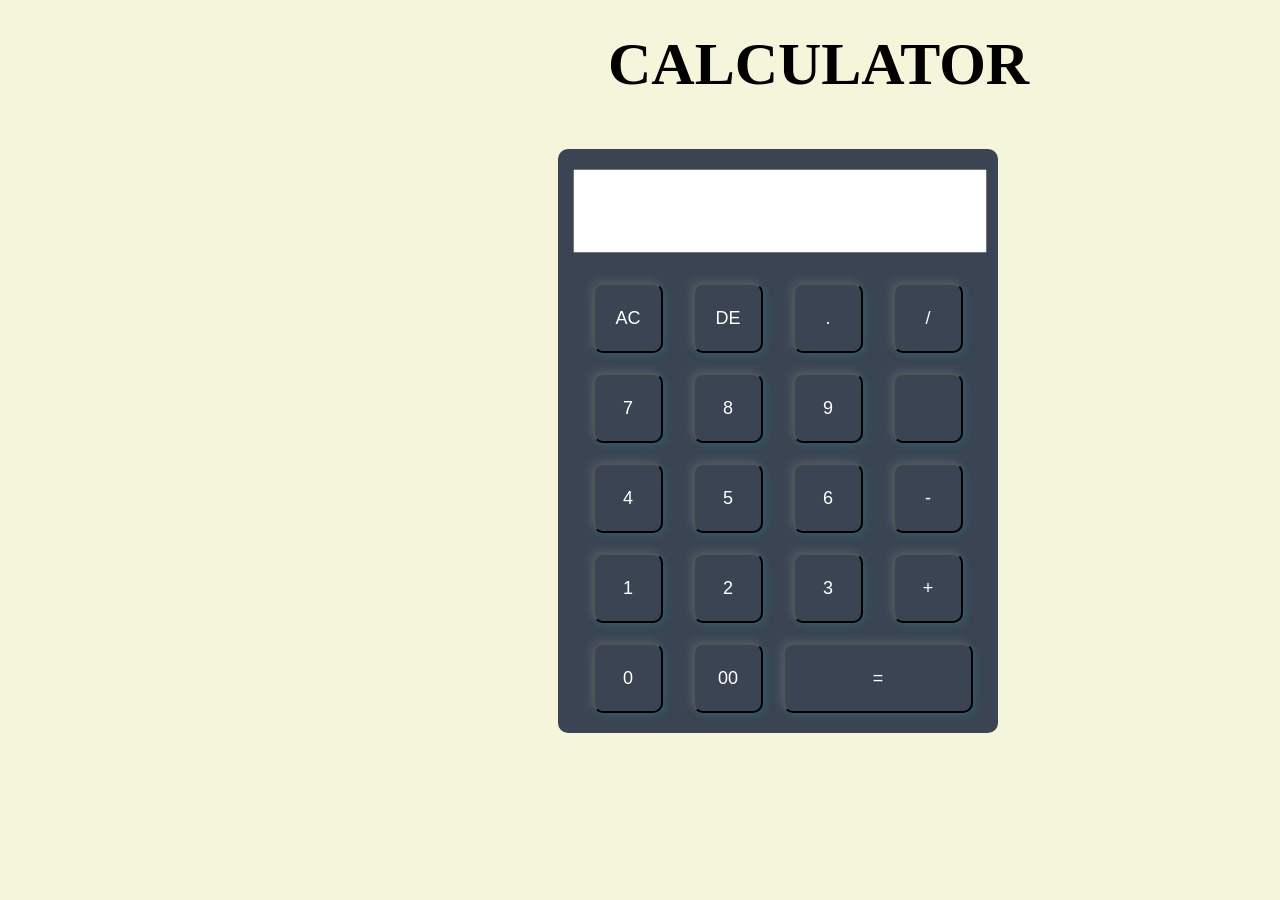
<file: project 1/calc.html>
<!DOCTYPE html>
<html lang="en">
<head>
    <meta charset="UTF-8">
    <meta name="viewport" content="width=device-width, initial-scale=1.0">
    <link rel="stylesheet" href="calc.css">
    <title>Calculator</title>
</head>
<body>
    <h1>CALCULATOR</h1>
    <div class="container">
        <div class="calculator">
            
                <div class="display">
                    <input type="text" id="display" name="display" readonly>
                    <div class="buttons">
                        <button class="btn" value="AC">AC</button>
                        <button class="btn" value="DE">DE</button>
                        <button class="btn" value=".">.</button>
                        <button class="btn" value="/">/</button>
                        <button class="btn" value="7">7</button>
                        <button class="btn" value="8">8</button>
                        <button class="btn" value="9">9</button>
                        <button class="btn" value=""></button>
                        <button class="btn" value="4">4</button>
                        <button class="btn" value="5">5</button>
                        <button class="btn" value="6">6</button>
                        <button class="btn" value="-">-</button>
                        <button class="btn" value="1">1</button>
                        <button class="btn" value="2">2</button>
                        <button class="btn" value="3">3</button>
                        <button class="btn" value="+">+</button>
                        <button class="btn" value="0">0</button>
                        <button class="btn" value="00">00</button>
                        <button class="btn equal" value="=">=</button>
                    </div>
                </div>
          
        </div>
    </div>
    <script src="calc.js"></script> 
</body>
</html>
</file>
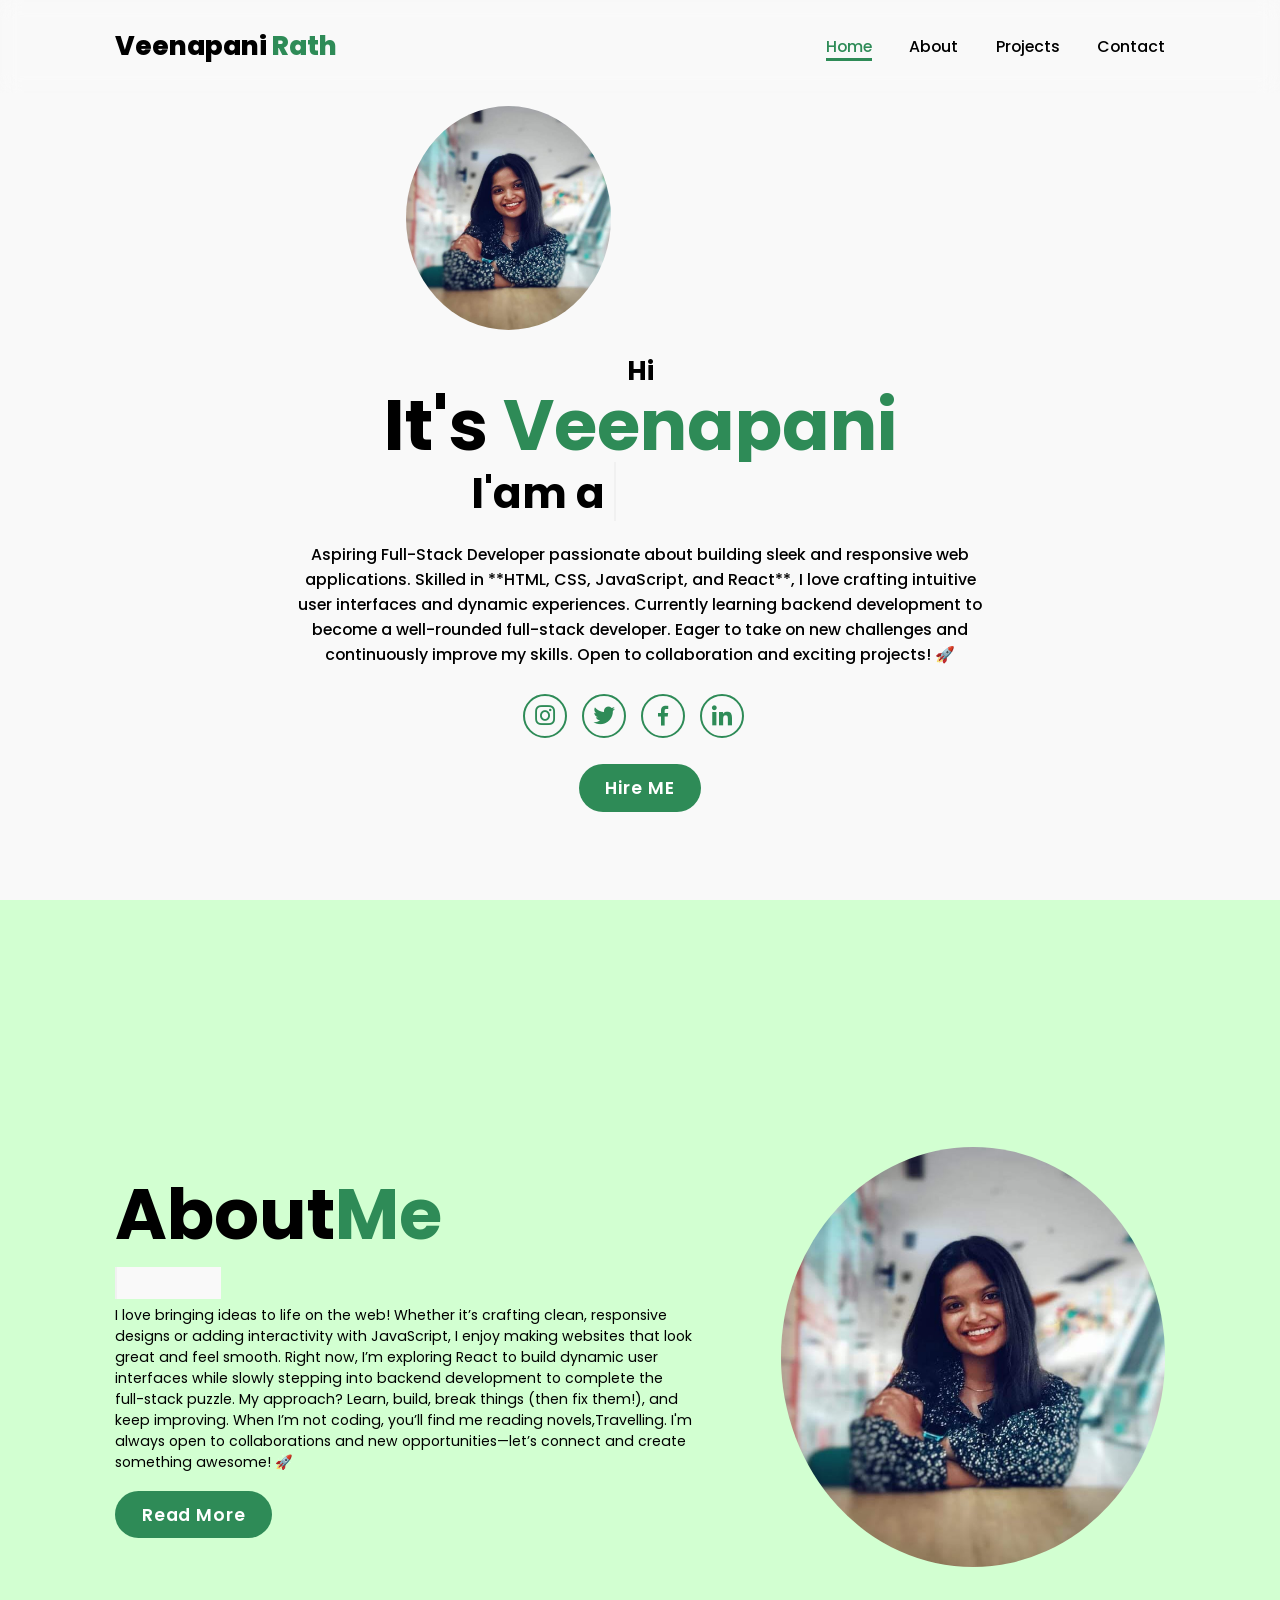
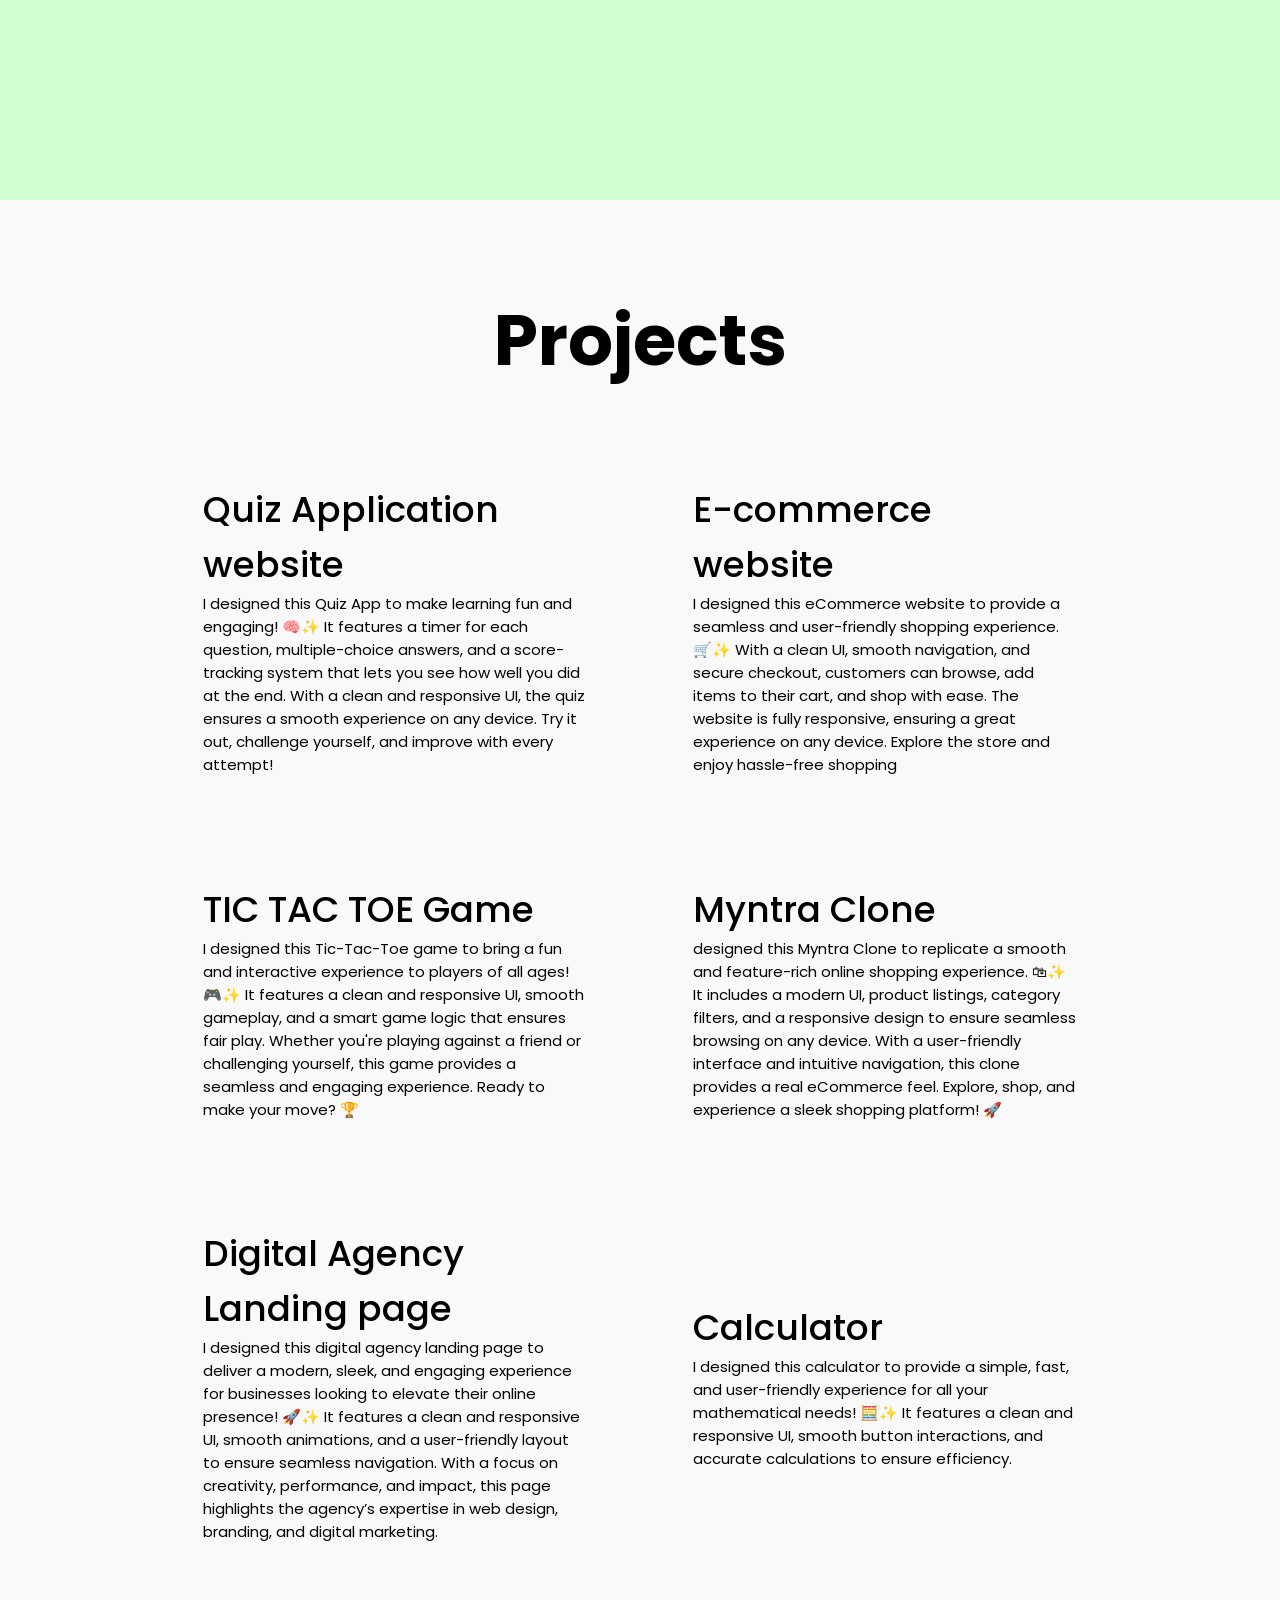
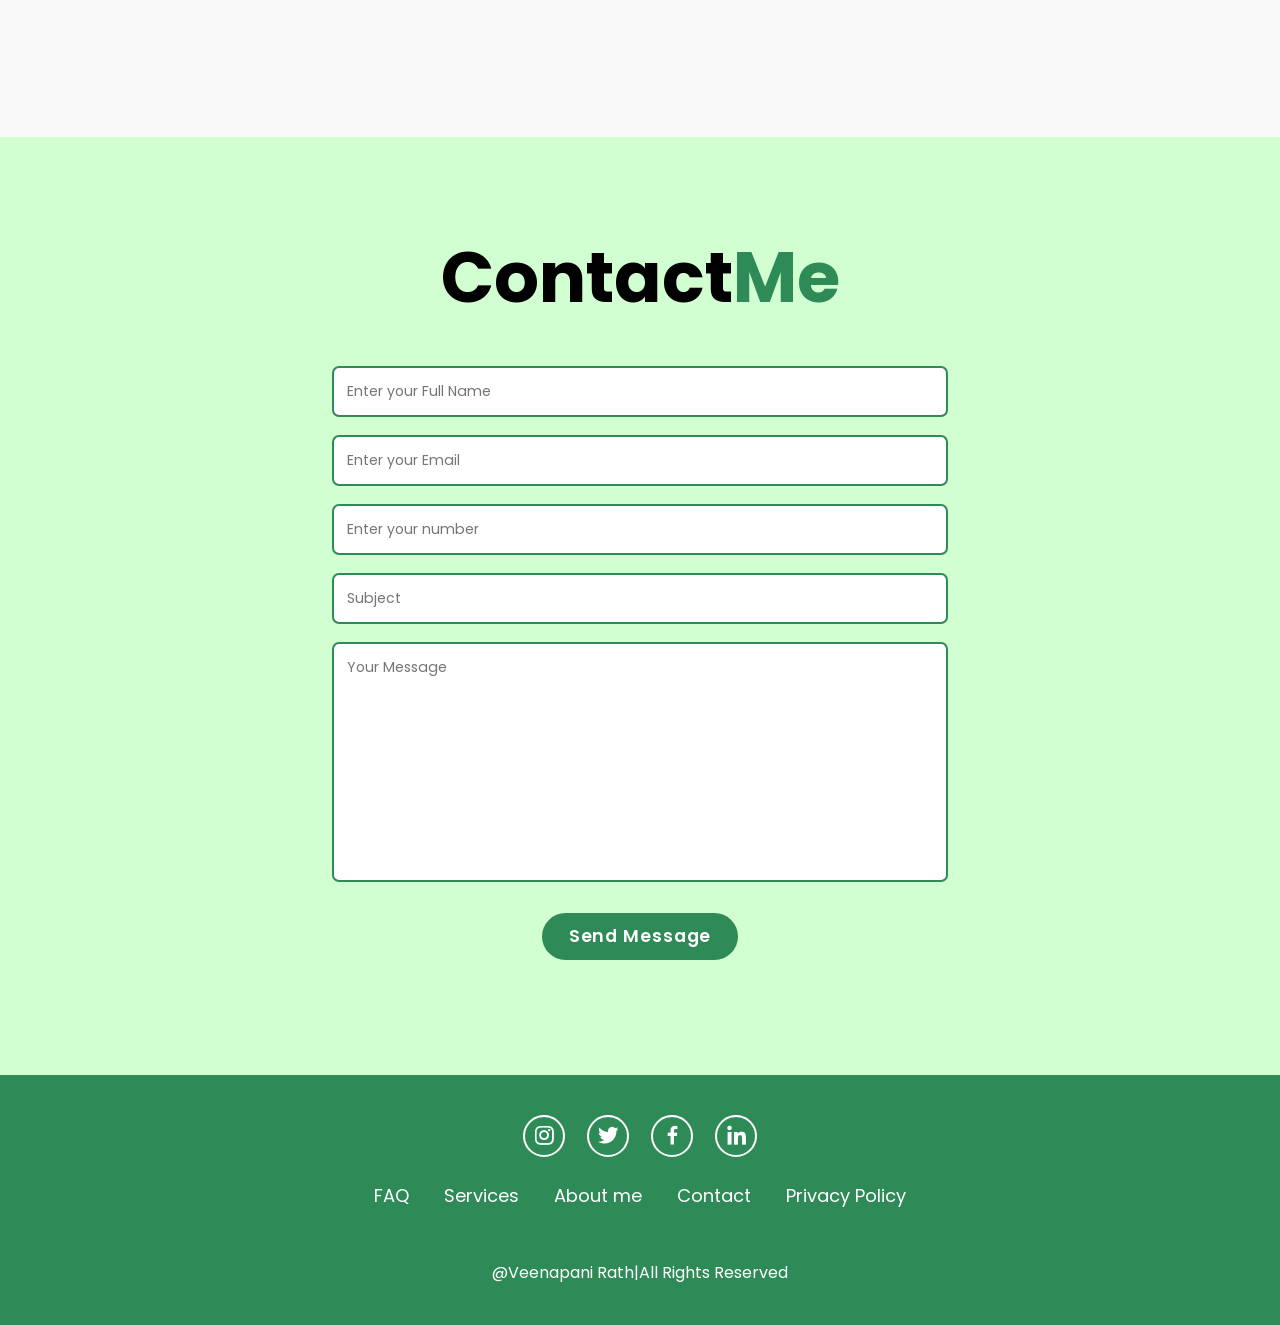
<file: project 3/pro3.html>
<!DOCTYPE html>
<html lang="en">
<head>
    <meta charset="UTF-8">
    <meta name="viewport" content="width=device-width, initial-scale=1.0">
    <title>Portfolio</title>
    <link rel="stylesheet" href="pro3.css">
    <link rel="preconnect" href="https://fonts.googleapis.com">
<link rel="preconnect" href="https://fonts.gstatic.com" crossorigin>
<link href="https://fonts.googleapis.com/css2?family=Montserrat:ital,wght@0,100..900;1,100..900&family=Poppins:ital,wght@0,100;0,200;0,300;0,400;0,500;0,600;0,700;0,800;0,900;1,100;1,200;1,300;1,400;1,500;1,600;1,700;1,800;1,900&family=Roboto:ital,wght@0,100..900;1,100..900&display=swap" rel="stylesheet">
<link href='https://unpkg.com/boxicons@2.1.4/css/boxicons.min.css' rel='stylesheet'>
</head>
<body>
<header class="header">
    <a href="#home" class="logo">Veenapani <span> Rath </span></a>
    <nav class="navbar">
        <i class='bx bx-menu' id="menu-icon"></i>
        <a href="#home" class="active">Home</a>
        <a href="#about" >About</a>
        <a href="#projects" >Projects</a>
        <a href="#contact" >Contact</a>

    </nav>
</header>
<section class="home" id="home">
    <div class="home-img">
        <img src="WhatsApp Image 2025-03-14 at 14.24.02_90b78be6.jpg">

    </div>
    <div class="home-content">
        <h3>Hi</h3>
        <h1>It's <span> Veenapani</span> </h1>
        <h3 class="text-animation">
            I'am a <span> </span>
        </h3>
        <p>Aspiring Full-Stack Developer passionate about building sleek and responsive web applications. Skilled in **HTML, CSS, JavaScript, and React**, I love crafting intuitive user interfaces and dynamic experiences. Currently learning backend development to become a well-rounded full-stack developer. Eager to take on new challenges and continuously improve my skills. Open to collaboration and exciting projects! 🚀</p>
   <div class="social-icons">
    <a href="#"><i class='bx bxl-instagram'></i></a>
    <a href="#"><i class='bx bxl-twitter'></i></a>
    <a href="#"><i class='bx bxl-facebook'></i></a>
    <a href="#"><i class='bx bxl-linkedin'></i></a>
</div>
<a href="#" class="btn">Hire ME</a>
</div>

</div>

   </div>
    </div>
</section>
<section class="about" id="about">
    <div class="about-content">
        <h2 class="heading">About<span>Me</span></h2>
        <h3 class="text-animation">
            <span></span>

        </h3>
        <p>I love bringing ideas to life on the web! Whether it’s crafting clean, responsive designs or adding interactivity with JavaScript, I enjoy making websites that look great and feel smooth.

            Right now, I’m exploring React to build dynamic user interfaces while slowly stepping into backend development to complete the full-stack puzzle. My approach? Learn, build, break things (then fix them!), and keep improving.
            
            When I’m not coding, you’ll find me reading novels,Travelling. I'm always open to collaborations and new opportunities—let’s connect and create something awesome! 🚀
            </p>
            <a href="#" class="btn">Read More</a>
    </div>
    <div class="about-img">
        <img src="WhatsApp Image 2025-03-14 at 14.24.02_90b78be6.jpg">
    </div>
</section>

 <script src="pro3.js"></script>   
 <section class="projects" id="projects">
    <h2 class="heading">Projects</h2>
    <div class="projects-container">
        <div class="project-box">
            <div class="project-info">
            <h4>Quiz Application website</h4>
            <p>I designed this Quiz App to make
                 learning fun and engaging! 🧠✨ It features a timer for 
                 each question, multiple-choice answers,
                  and a score-tracking system that lets you see 
                  how well you did at the end. With a clean and
                   responsive UI, the quiz ensures a smooth experience on 
                   any device. Try it out, challenge yourself, 
                   and improve with every attempt!</p>
                   </div>
        </div>
        <div class="project-box">
            <div class="project-info">
            <h4>E-commerce website</h4>
            <p>I designed this eCommerce website to provide a seamless and user-friendly shopping experience. 🛒✨ With a clean UI, smooth navigation, and secure checkout, customers can browse, add items to their cart, and shop with ease. The website is fully responsive, ensuring a great experience on any device. Explore the store and enjoy hassle-free shopping</p>
                   </div>
        </div>
        <div class="project-box">
            <div class="project-info">
            <h4>TIC TAC TOE Game</h4>
            <p>I designed this Tic-Tac-Toe game to bring a fun and interactive experience to players of all ages! 🎮✨ It features a clean and responsive UI, smooth gameplay, and a smart game logic that ensures fair play. Whether you're playing against a friend or challenging yourself, this game provides a seamless and engaging experience. Ready to make your move? 🏆
            </p>
                   </div>
        </div>
        <div class="project-box">
            <div class="project-info">
            <h4>Myntra Clone</h4>
            <p>designed this Myntra Clone to replicate a smooth and feature-rich online shopping experience. 🛍✨ It includes a modern UI, product listings, category filters, and a responsive design to ensure seamless browsing on any device. With a user-friendly interface and intuitive navigation, this clone provides a real eCommerce feel. Explore, shop, and experience a sleek shopping platform! 🚀
            </p>
                   </div>
                  
        </div>
        <div class="project-box">
            <div class="project-info">
            <h4>Digital Agency Landing page</h4>
            <p>I designed this digital agency landing page to deliver a modern, sleek, and engaging experience for businesses looking to elevate their online presence! 🚀✨ It features a clean and responsive UI, smooth animations, and a user-friendly layout to ensure seamless navigation.

                With a focus on creativity, performance, and impact, this page highlights the agency’s expertise in web design, branding, and digital marketing. </p>
                   </div>
                  
        </div>
        <div class="project-box">
            <div class="project-info">
            <h4>Calculator</h4>
            <p>I designed this calculator to provide a simple, fast, and user-friendly experience for all your mathematical needs! 🧮✨ It features a clean and responsive UI, smooth button interactions, and accurate calculations to ensure efficiency.</p>
                   </div>
                  
        </div>
    </div>
 </section>
 <section class="contact" id="contact">
    <h2 class="heading">Contact<span>Me</span></h2>
    <form action="#">
        <div class="input-box">
            <input type="text" placeholder="Enter your Full Name">
            <input type="email" placeholder="Enter your Email">
        </div>
        <div class="input-box">
            <input type="number" placeholder="Enter your number">
            <input type="email" placeholder="Subject">
        </div>
        <textarea name="" id="" cols="36" rows="10" placeholder="Your Message"></textarea>
        <input type="submit" value="Send Message" class="btn">
    </form>
 </section>
 <footer class="footer">
    <div class="social">
        <a href="#"><i class='bx bxl-instagram'></i></a>
    <a href="#"><i class='bx bxl-twitter'></i></a>
    <a href="#"><i class='bx bxl-facebook'></i></a>
    <a href="#"><i class='bx bxl-linkedin'></i></a>
    </div>
    <ul class="list">
        <li><a href=#>FAQ</a></li>
        <li><a href=#>Services</a></li>
        <li><a href=#>About me</a></li>
        <li><a href=#>Contact</a></li>
        <li><a href=#>Privacy Policy</a></li>
    </ul>
    <p class="copyright">@Veenapani Rath|All Rights Reserved</p>
 </footer>
 <script src="pro3.js"></script>
</body>
</html>
</file>
<file: project 1/calc.css>
.buttons {
    display: grid;
    grid-template-columns: repeat(4, 1fr);
    gap: 20 px;
    justify-items: center;
  }
  
  .calculator {
    width: 400px;
    background: #3a4452;
    padding: 20px;
    border-radius: 10px;
    text-align: center;
    margin-left: 550px;
    margin-top: 50px;
   
  }
  
  .calculator input {
    width: 100%;
    height: 70px;
    text-align: right;
    font-size: 50px;
    margin-bottom: 10px;
    padding: 5px;
    font-weight: bold;
    color: #3a4452;
    margin-left: -5px;
  }
  
  .btn {
    width: 70px;
    height: 70px;
    font-size: 18px;
    cursor: pointer;
    background: transparent;
    color: white;
    border-radius: 10px;
    box-shadow: -3px -3px 10px rgba(255,255,255,0.1), 3px 3px 10px rgba(0,255,255,0.1);
    margin-top: 20px;
  }
  
  .equal {
    grid-column: span 2;
    width: 190px;
  }
  body
  {
    background-color: beige;
    

  }
  h1
  {
margin-left: 600px;
margin-top: 30px;
font-size: 60px;
font-weight: bold;
text-decoration:wavy;
font-family:Cambria, Cochin, Georgia, Times, 'Times New Roman', serif;
  }
</file>
<file: project 3/pro3.css>
*
{
    margin: 0;
    padding: 0;
    box-sizing: border-box;
    text-decoration: none;
    border: none;
    outline: none;
    scroll-behavior: smooth;
    font-family: "Poppins",sans-serif;
}
:root{
    --bg-color:#f9f9f9;
    --second-bg-color:#d2ffd1;
    --text-color:black;
    --main-color:#2E8B57;
}
html
{
    font-size:62.5%;
    overflow-x: hidden;
}
body
{
    background-color: var(--bg-color);
    color: var(--text-color);
}
.header{
    position: fixed;
    top: 0;
    left:0;
    width: 100%;
    padding: 3rem 9%;
    background: rgba(255 255 255 0.3);
    border-bottom: 1px solid rgba(255 255 255 0.25);
    backdrop-filter: blur(10px);
    display: flex;
    justify-content:space-between;
    align-items: center;
    z-index:100; 


}
.logo
{
    font-size: 3rem;
    color: var(--text-color);
    font-weight: 800;
    cursor: pointer;
    transition: 0.3s ease;
}
.logo:hover
{
    transform: scale(1.1);

}
.navbar a{
    font-size: 1.8rem;
    color: black;
    margin-left:4rem;
    font-weight: 500;
    transition: 0.3s ease;
    border-bottom: 3px solid transparent;
}
.navbar a:hover,.navbar a.active
{
    color:var(--main-color);
    border-bottom:3px solid var(--main-color);
}
#menu-icon
{
    font-size:3.6rem;
    color:var(--main-color);
    display: none;
}
section
{
   min-height: 100vh;
   padding: 10rem 9% 10rem; 
}
.home
{
    display: flex;
    justify-content: center;
    align-items: center;
    flex-direction: column;
    gap:1rem;
}
.home-content
{
    display: flex;
    align-items: center;
    justify-content: center;
    flex-direction: column;
    text-align: center;
    margin-top: 3rem;
}
.home-content h3
{
    font-size: 3rem;
    font-weight: 700;
}
span{
    color:var(--main-color)
}
.logo span
{
    color: var(--main-color);
}
.home-content h3:nth-of-type(2)
{
    margin-bottom: 2rem;
    font-size:4.8rem ;
}
.home-content h1
{
    font-size: 8rem;
    font-weight: 700;
    line-height: 1;
}
.home-img
{
    border-radius: 50%;
}
.home-img img
{
    position: relative;
    top:2rem;
    width:16vw;
    border-radius: 50%;
    cursor: pointer;
    
}
.home-content p{
    font-size: 1.8rem;
    font-weight: 500;
    width:1000px
}
.social-icons a
{
    display: inline-flex;
    justify-content: center;
    align-items: center;
    width: 5rem;
    height: 5rem;
    background: transparent;
    border: 0.3rem solid var(--main-color);
    font-size: 3rem;
    border-radius: 50%;
    color: var(--main-color);
    margin: 3rem 1.5rem 3rem 0;
    transition: 0.3s ease;
}
.social-icons a:hover
{
     color: white;
     transform: scale(1.3)translateY(-5px);
     background-color: var(--main-color);
}
.btn
{
    display:inline-block;
    padding: 1rem 2.8rem;
    background: var(--main-color);
    border-radius: 4rem;
    font-size: 2rem;
    color:white;
    border:2px solid transparent;
    letter-spacing: 0.1rem;
    font-weight: 600;
    transition: 0.3s ease;
    cursor: pointer;
}
.btn:hover
{
    transform: scale(1.05);
    background: var(--bg-color);
    color: var(--main-color);
    border: 2px solid var(--main-color);

}
.text-animation {
    font-size: 34px;
    font-weight: 600;
    min-width: 280px;
    display: inline-block;
    white-space: nowrap;
    overflow: hidden;
 }
 
 .text-animation span {
   position: relative;
 }
 
 .text-animation span::before {
     content: "Designer";
     color: var(--main-color);
     animation: words 20s infinite;
 }
 
 .text-animation span::after {
     content: "";
     background-color: var(--bg-color);
     position: absolute;
     width: 100%;
     height: 100%;
     border-left: 2px solid #f1f1f1;
     right: -2px;
     animation: cursor 0.8s infinite, typing 20s steps(14) infinite;
 }
 

 @keyframes cursor {
   to {
     border-left:2px solid var(--main-color);
   }
 }
 

 @keyframes words {
    0%, 32% { content: "Designer"; }
    33%, 65% { content: "Coder"; }
    66%, 100% { content: "Web Developer"; }
}

@keyframes typing {
    0%, 33%, 66% { width: 0; }  
    16%, 50%, 83% { width: 100%; } 
}
.about
{
    display: flex;
    justify-content: center;
    align-items: center;
    gap:10rem;
    background: var(--second-bg-color);
    color: black;

}
.about-img
{
    border-radius: 50%;
}
.about-img img
{
    position: relative;
    width:30vw;
    border-radius: 50%;
    top:1rem;
    cursor: pointer;
}
.heading
{
    text-align: center;
    font-size: 8rem;
}
.about-content h2{
    text-align: left;
    line-height: 1.5;

}
.about-content h3
{
    font-size: 2.6rem;
}
.about-content p
{
    font-size: 1.6rem;
    margin:2rem 0 rem;

}
.text-animation span::before {
    content: "Designer";
    color: var(--main-color);
    animation: words 20s  infinite;
}

.text-animation span::after {
    content: "";
    background-color: var(--bg-color);
    position: absolute;
    width: 100%;
    height: 100%;
    border-left: 2px solid #f1f1f1;
    right: -2px;
    animation: cursor 0.8s infinite, typing 20s steps(14) infinite;
}
::-webkit-scrollbar
{
    width:15px;
}
::-webkit-scrollbar-thumb
{
    background-color: var(--main-color);
}
::-webkit-scrollbar-track
{
    background-color:var(--bg-color);
    width: 50px;
}
.projects
{
    background:var(--bg-color);
}
.projects h2
{
    margin-bottom: 5rem;
    color: black;
}
.projects-container
{
    display: grid;
    grid-template-columns: repeat(3,1fr);
    align-items: center;
    gap:2rem;
}
.projects-box
{
    border: 3px solid var(--main-color);
    height: 300px;
    border-radius: 1em;
    cursor: pointer;
    transition:0.3s ease;


}
.project-box:hover
{
    background: var(--main-color);
    color: white;
    transform: scale(1.03);
}
.project-box .project-info
{
    display:flex;
    flex-direction: column;
    text-align: left;
    justify-content: center;
    text-align: left;
    align-items: baseline;
    padding: 5rem;
}
.project-info h4
{
    font-size: 36px;
    font-weight: 500;

}
.project-info p{
    margin-top: 2rem;
    font-size: 15px;
    font-weight: 400;
    margin:auto
}
.about .btn
{
margin-top: 2rem;
}
.contact
{
  background-color: var(--second-bg-color);  
}
.contact h2{
    margin-bottom: 3rem;
    color:black;
}
.contact form{
    max-width: 70rem;
    margin: 1rem auto;
    text-align: center;
    margin-bottom: 3rem;
}
.contact form .input-box
{
    display: flex;
    justify-content: center;
    flex-wrap: wrap;
}
.contact form .input-box input,
.contact form textarea
{
    width: 100%;
    padding: 1.5rem;
    font-size: 1.6rem;
    color:var(--bg-color);
    border-radius: 0.8rem;
    border:2px solid var(--main-color);
    margin: 1rem 0;
    resize: none;
}
.contact form .btn
{
    margin-top:2rem ;
}
.footer
{
    position: relative;
    bottom:0;
    width:100%;
    padding: 40px 0;
    background-color: var(--main-color);

}
.footer .social{
text-align: center;
padding-bottom: 25px;
color: white;
}
.footer .social a 
{
    font-size: 25px;
    color:white;
    border:2px solid white;
    width:42px;
    height: 42px;
    line-height: 42px;
    display: inline-block;
    text-align: center;
    border-radius: 50%;
    margin:0 10px;
    transition: 0.3s ease;
}
.footer .social a:hover
{
    transform: scale(1.2)translateY(-10px);
    background-color: white;
    color: var(--main-color);
}
.footer ul
{
    margin-top: 0;
    padding: 0;
    font-size:18px;
    line-height: 1.6;
    margin-bottom: 0;
    text-align: center;
}
.footer ul li a{
  color: white;
  border-bottom: 3px solid transparent;
  transition: 0.3s ease;  
}
.footer ul li a:hover
{
    border-bottom: 3px solid white;
}
.footer ul li 
{
    display: inline-block;
    padding:0 15px;
}
.footer .copyright
{
    margin-top: 50px;
    text-align: center;
    font-size: 16px;
    color:white;
}

@media(max-width:1285px)
{
    html
    {
        font-size: 55%;
    }
    .projects-container
    {
        padding-bottom: 7rem;
        grid-template-columns: repeat(2,1fr);
        margin:0 5rem;
    }
    .home p{
        width: 700px;

    }
    .home-img
    {
        width:35vw;
        margin-left: -20px;
    }
}
@media(max-width:991px)
{
    header
    {
        padding: 2rem 3%;
    }
    section
    {
       padding:10rem 3% 2rem; 
    }
    .footer
    {
        padding:2rem 3%;
    }
}
@media(max-width:895px)
{
    #menu-icon {
        display:block;
        position:absolute;
        top: 3rem;
        right: 3rem;
        cursor: pointer;
        z-index: 101;
    }
    
    .navbar{
        position:absolute;
        top:100%;
        width:100%;
        left:0;
        padding: 1rem 3%;
        background: white;
        border-bottom:1px solid rgba(255,255,255,0.4);
        display: none;
    }
    .navbar .active
    {
        display: block;
    }
    .navbar a{

       display: block;
       font-size: 2rem;
       margin: 3rem;
       color:black;

    }
    .home{
        flex-direction: column;
        margin:5rem 4rem
    }
    .home-content h3{
font-size: 2.6rem;

    }
    .home-content h1
    {
        font-size: 5rem;
    }
    .home-img img
    {
width:70vw;
margin-top:4rem;
margin-left: -100px;
    }
    .home p
    {
        width:500px;
    }
    .about
    {
        flex-direction: column-reverse;
    }
    .about-content
    {
        margin:0 2rem 4rem;
    }
    .about-img
    {
        width:75vw;
        margin-top:1rem;
        margin-bottom:3rem

    }
    .projects h2
    {
       margin-bottom: 3rem; 
    }
    .projects-container
    {
        grid-template-columns: repeat(1,1fr);
    }
}
</file>
